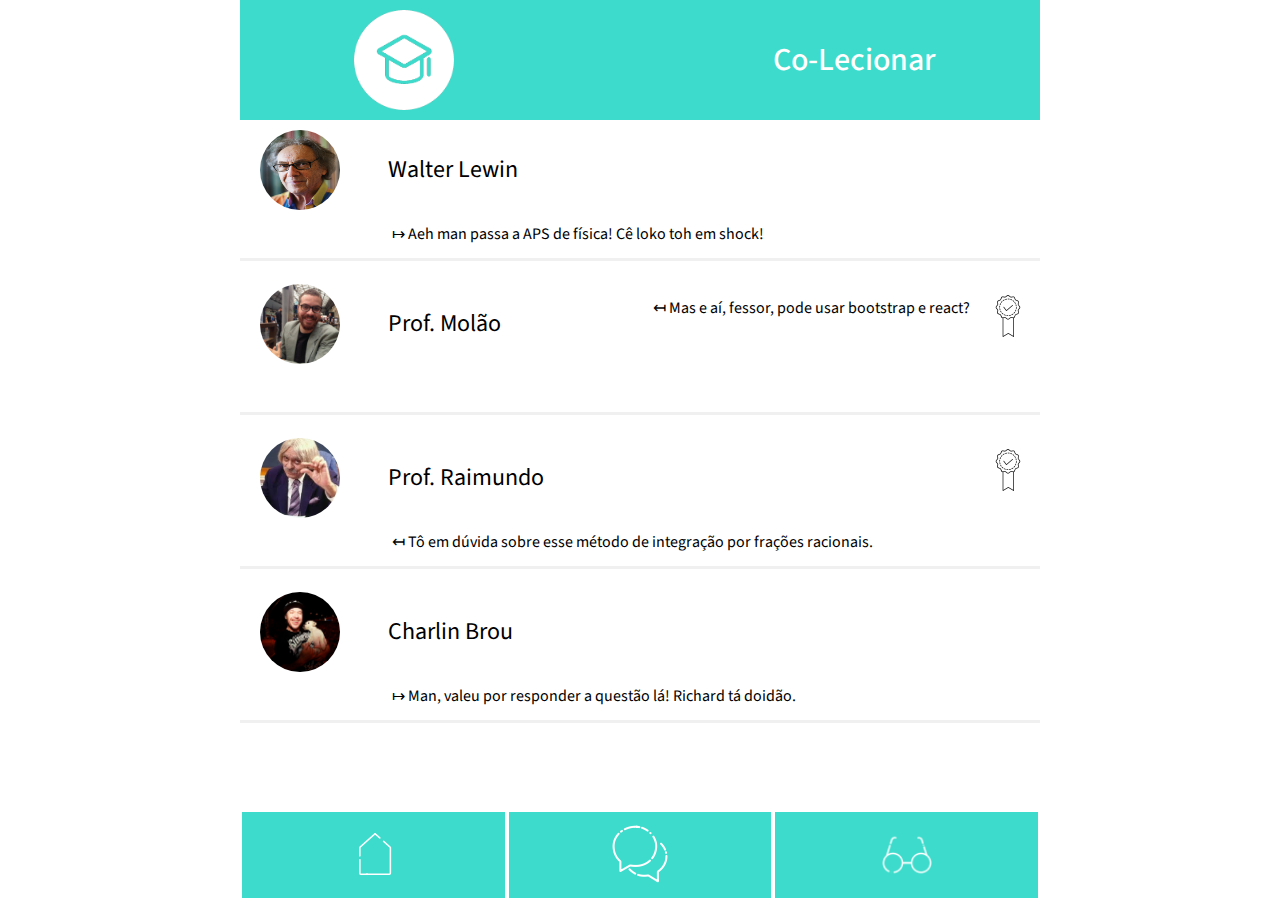
<file: chat.html>
<!DOCTYPE html>
<html lang="pt-br">
    <head>
		<title>Co-Lecionar</title>
		<link rel="stylesheet" type="text/css" href="assets/css/reset.css">
		<link rel="stylesheet" type="text/css" href="assets/css/style.css">
        <script src="assets/js/script.js"></script>
        <meta content="width=device-width, initial-scale=1" name="viewport" />
    </head>
    <body>
        <div class="container">
            <header class="navbar">
                <div class="logo">
                    <a href="index.html">
                        <img class="logo-img" src="assets/img/logo.png" alt="logo">
                    </a>
                </div>
                <div class="name">
                    <h1 class="titulo">Co-Lecionar</h1>
                </div>
            </header>

            <div class="conversas">
                <div class="contato">
                    <div class="contato-info">
                        <img class="comentario-img" src="assets/img/walter_lewin.jpg" alt="contato 1">
                        <h2>Walter Lewin</h2>
                    </div>
                    <p class="last-message">&#8614; Aeh man passa a APS de física! Cê loko toh em shock!</p>
                </div>

                <div class="contato">
                    <div class="contato-info">
                        <img class="comentario-img" src="assets/img/molao.jfif" alt="contato 2">
                        <h2>Prof. Molão</h2>
                        <img class="verificado" src="assets/img/verified.png">
                    </div>
                    <p class="last-message">&#8612; Mas e aí, fessor, pode usar bootstrap e react?</p>
                </div>

                <a href="prof-raimundo.html" class="prof-raimundo">
                <div class="contato">
                        <div class="contato-info">
                            <img class="comentario-img" src="assets/img/raimundo.jpeg" alt="contato 3">
                            <h2>Prof. Raimundo</h2>
                            <img class="verificado" src="assets/img/verified.png">
                        </div>
                    <p class="last-message">&#8612; Tô em dúvida sobre esse método de integração por frações racionais.</p>
                </div>
                </a>

                <div class="contato">
                    <div class="contato-info">
                        <img class="comentario-img" src="assets/img/tikpleytikplou.jpg" alt="contato 4">
                        <h2>Charlin Brou</h2>
                    </div>
                    <p class="last-message">&#8614; Man, valeu por responder a questão lá! Richard tá doidão.</p>
                </div>
            </div>

            <div class="end"></div>

            <div class="menu">
                <div class="menu-item">
                    <a href="index.html"><img class="menu-item-img" src="assets/img/home.png" alt="home"></a>
                </div>
                <div class="menu-item">
                    <a href="chat.html"><img class="menu-item-img" src="assets/img/chat.png" alt="chat"></a>
                </div>
                <div class="menu-item">
                    <img class="menu-item-img" src="assets/img/profile.png" alt="profile">
                </div>
            </div>
        </div>
    </body>
</html>
</file>
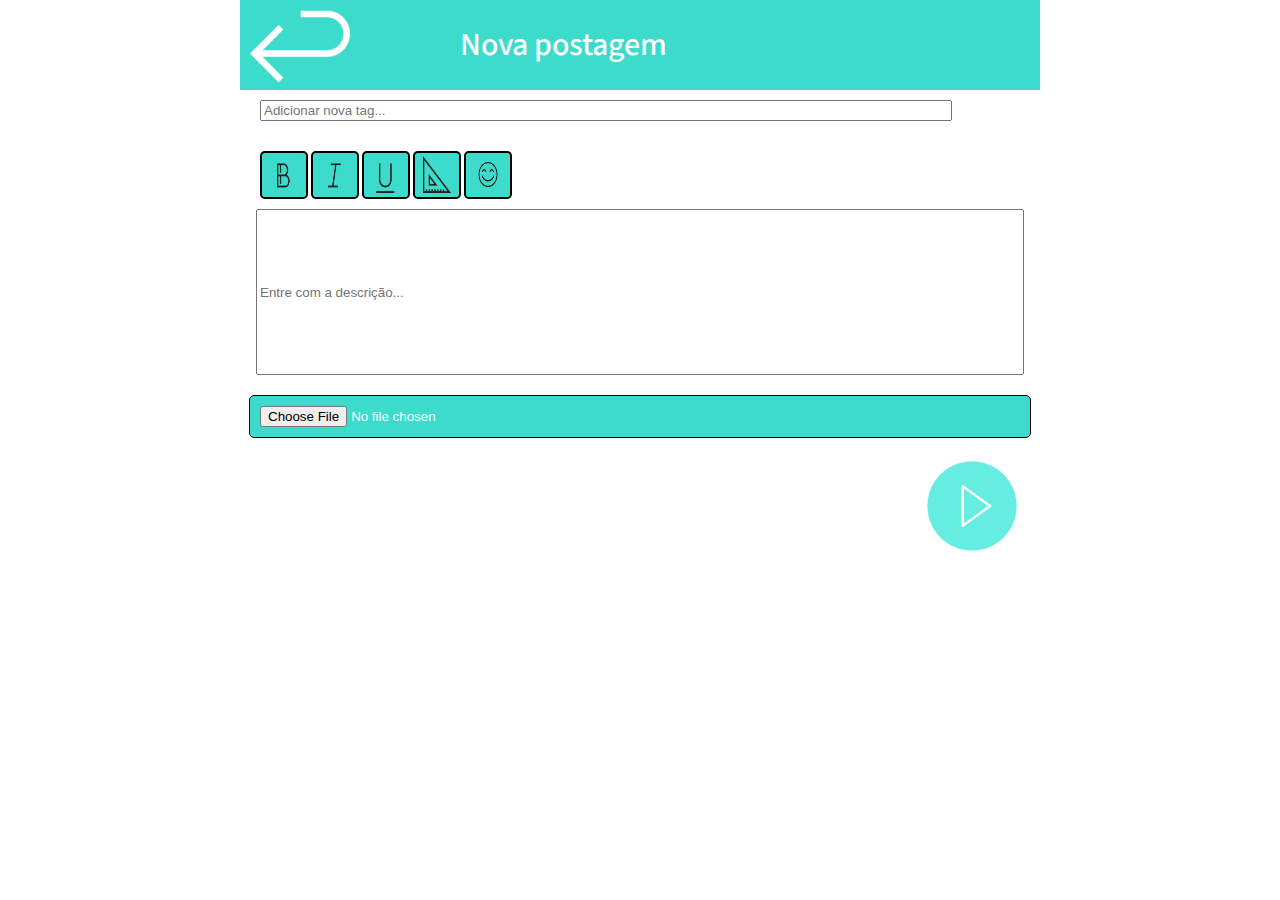
<file: new-post.html>
<!DOCTYPE html>
<html lang="pt-br">
    <head>
		<title>Co-Lecionar</title>
		<link rel="stylesheet" type="text/css" href="assets/css/reset.css">
		<link rel="stylesheet" type="text/css" href="assets/css/style.css">
        <script src="assets/js/script.js"></script>
        <meta content="width=device-width, initial-scale=1" name="viewport" />
    </head>
    <body>
        <div class="container">
            <header class="navbar-return">
                <div class="return">
                    <a href="index.html">
                        <img class="return-img" src="assets/img/return.png" alt="logo">
                    </a>
                </div>
                <div class="name">
                    <h1 class="titulo">Nova postagem</h1>
                </div>
            </header>

            <div class="search">
			    <input type="text" placeholder="Adicionar nova tag..." class="search-bar">
            </div>

            <div class="post-edit">
                <div class="edit-buttons">
                    <button class="button"><img class="button-img" src="assets/img/negrito.png" alt="negrito"></button>
                    <button class="button"><img class="button-img" src="assets/img/italico.png" alt="italico"></button>
                    <button class="button"><img class="button-img" src="assets/img/sublinhado.png" alt="sublinhado"></button>
                    <button class="button"><img class="button-img" src="assets/img/math.png" alt="funcao"></button>
                    <button class="button"><img class="button-img" src="assets/img/emoji.png" alt="emoji"></button>
                </div>

                <div class="text-box">
                    <input class="text" type="text" placeholder="Entre com a descrição...">
                </div>

                <div class="file-box">
                    <input class="file" type="file">
                </div>

                <div class="avancar">
                    <a href="previsualizacao.html">
                        <img class="avancar-img" src="assets/img/avance.png">
                    </a>
                </div>

            </div>
        </div>
    </body>
</html>
</file>
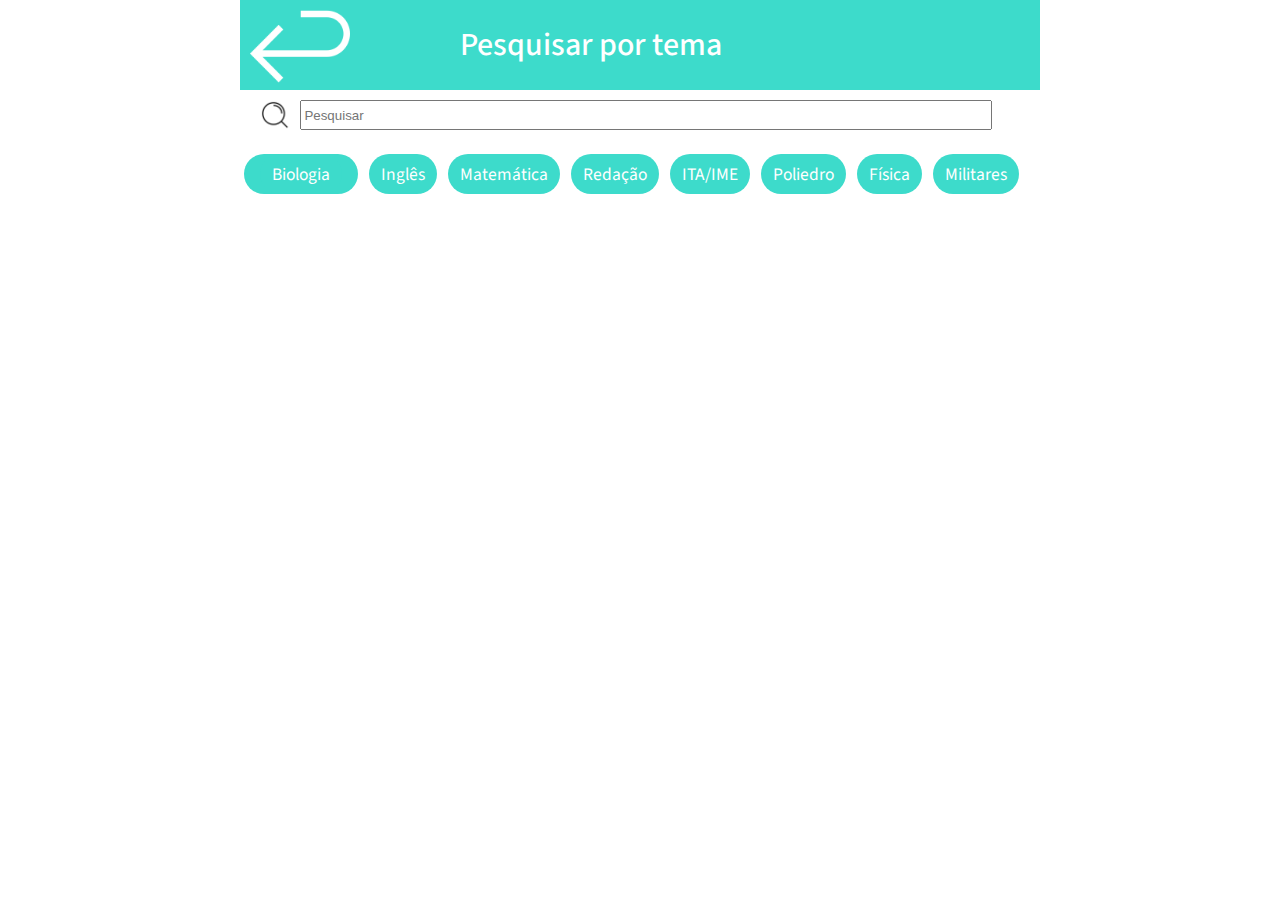
<file: search.html>
<!DOCTYPE html>
<html lang="pt-br">
    <head>
		<title>Co-Lecionar</title>
		<link rel="stylesheet" type="text/css" href="assets/css/reset.css">
		<link rel="stylesheet" type="text/css" href="assets/css/style.css">
        <script src="assets/js/script.js"></script>
        <meta content="width=device-width, initial-scale=1" name="viewport" />
    </head>
    <body>
        <div class="container">
            <header class="navbar-return">
                <div class="return">
                    <a href="index.html">
                        <img class="return-img" src="assets/img/return.png" alt="logo">
                    </a>
                </div>
                <div class="name">
                    <h1 class="titulo">Pesquisar por tema</h1>
                </div>
            </header>

            <div class="search">
                <img class="search-img" src="assets/img/search.png" alt="seach">
                <input type="text" placeholder="Pesquisar" class="search-bar">
            </div>

            <div class="tags">
                <div class="tag"><a href="biologia.html" class="tag">Biologia</a></div>
                <div class="tag">Inglês</div>
                <div class="tag">Matemática</div>
                <div class="tag">Redação</div>
                <div class="tag">ITA/IME</div>
                <div class="tag">Poliedro</div>
                <div class="tag">Física</div>
                <div class="tag">Militares</div>
            </div>
        </div>
    </body>
</html>
</file>
<file: assets/css/style.css>
@import url('https://fonts.googleapis.com/css2?family=Source+Sans+Pro&display=swap');

html {
    background-image: url(https://i.ytimg.com/vi/MU3qrgR2Kkc/maxresdefault.jpg);
    font-family: 'Source Sans Pro', sans-serif;
}

body {
    width: 800px;
    background: white;
    margin: 0 auto;
}

.container {
    min-height: 100vh;
}

/* navbar */

.navbar {
    position: relative;
    justify-content: space-around;
    display: flex;
    height: 120px;
    background-color: #3DDBCB;
}

.logo {
    padding: 10px;
    height: auto;
    width: 25%;
}

.logo-img {
    width: 50%;
    filter: invert();
}

.name {
    margin: auto 0px;
    display: flex;
    text-align: center;
}

.titulo {
    color: white;
    font-weight: 500;
    font-size: 2rem;
    text-align: center;
}

.titulo-pre {
    color: white;
    font-weight: 500;
    font-size: 2rem;
    text-align: center;
}

.add-button {
    padding: 10px;
    height: auto;
    width: 25%;
    display: none;
}

.add-mobile {
    width: 50%;
    filter: invert();
}

/* pesquisa */

.search {
    position: relative;
    width: 95%;
    margin: 10px auto;
    display: flex;
}

.to-search{
    margin: 0 auto;
    width: 100%;
    display: flex;
}

.search-img {
    width: 4%;
    margin-right: 10px;
}

.search-bar {
    width: 90%;
}

/* postagem */

.postagem {
    margin: 30px auto 0;
    width: 100%;
}

.user {
    position: relative;
    width: 95%;
    height: 5rem;
    margin: 0px auto;
}

.user-img {
    float: left;
    width: 5rem;
    height: 5rem;
	border-radius: 50%;
}

h2 {
    float: left;
	padding-left: 3rem;
    font-size: 1.5rem;
    font-weight: 400;
    text-align: center;
    line-height: 5rem;
}

.verificado {
    float: right;
}

.postagem-content {
    height: 30rem;
    width: 95%;
    margin: 15px auto 20px;
    background-color: #f0f0f0;
}

.postagem-img {
    height: 30rem;
    margin: 0px auto;
    display: flex;
}

.postagem-media {
    height: 30rem;
    width: 100%;
    margin: 0px auto;
    display: flex;
}

.postagem-icons {
    position: relative;
    width: 95%;
    margin: 0px auto 10px;
    justify-content: space-around;
    display: flex;
}

.icon {
    float: left;
    width: 2.5rem;
    height: 2.5rem;
}

.postagem-text {
    display: flex;
    height: 80px;
    width: 95%;
    margin: 0 auto;
    padding-left: 10px;
}

p {
    font-size: 1rem;
    font-weight: 400;
    text-align: left;
    line-height: 2rem;
}

/* menu */

.menu {
    width: 800px;
    position: fixed;
    justify-content: space-around;
    display: flex;
    height: 90px;
    background-color: #3DDBCB;
    bottom: 0;
}

.end {
    position: relative;
    justify-content: space-around;
    display: flex;
    height: 90px;
    background-color: white;
    bottom: 0;
}

.menu-item {
    border-style: solid;
    border-width: 2px;
    border-color: white;
    width: 33.3%;
    justify-content: space-around;
    display: flex;
}

.menu-item-img {
    padding: 10px;
    height: auto;
    filter: invert();
}

/* loading */

.mainDiv{
    margin: 10px auto 10px;
	width: 100%;
	max-width: 250px;
	height: 60px;
	background: #3DDBCB;
	border-radius: 20px;
}

.innerDiv{
	text-align: center;
}

h4 {
	text-transform: uppercase;
	color: #fff;
	font-family: sans-serif;
}

.bar{
	width: 100%;
	max-width: 200px;
	height: 20px;
	padding: 4px;
	border: 2px solid #fff;
	border-radius: 20px;
	transform: translateX(8%);
	overflow: hidden;
}

.mainBar{
	width: 100%;
	max-width: 0;
	height: 20px;
	background: #fff;
	border-radius: 10px;
	animation: animate 5s infinite;
}

@keyframes animate{
	0%{
		max-width: 0%;
	}

	20%{
		max-width: 20%;
	}

	90%{
		max-width: 50%;
	}

	93%{
		max-width: 80%;
	}

	100%{
		max-width: 100%;
	}
}

/* new post */

.new-post {
    width: 800px;
    position: fixed;
    bottom: 100px;
    align-items: flex-end;
    justify-content: flex-end;
}

.add-img {
    float: right;
    margin-right: 20px;
    width: 96px;
    filter: brightness(1.3)
}

.add-img:hover {
    filter: brightness(1.2);
}

/* return */

.navbar-return {
    position: relative;
    display: flex;
    height: 90px;
    background-color: #3DDBCB;
}

.return {
    padding: 10px;
    height: auto;
    width: 25%;
    float: left;
}

.return-img {
    width: 50%;
    filter: invert();
    float: left;
}

/* editar */

.post-edit {
    margin: 30px auto 0;
    width: 100%;
}

.edit-buttons {
    position: relative;
    width: 95%;
    margin: 0px auto 10px;
    justify-content: space-around;
}

.button {
    width: 3rem;
    height: 3rem;
    border-radius: 10%;
    background-color: #3DDBCB;
    display: inline-block;
    border: black;
    border-style: solid;
    border-width: 2px;
    cursor: pointer;
}

.button:hover {
    background-color: #46F9B4;
}

.button-img {
    width: 90%;
    height: 90%;
    padding: 5%;
}

.text-box {
    display: flex;
}

.text {
    height: 10rem;
    width: 95%;
    margin: 0px auto 20px;
}

.file-box {
    display: flex;
}

.file {
    width: 95%;
    margin: 0px auto 20px;
    padding: 10px;
    color: white;
    background-color: #3DDBCB;
    border: 1px solid #000;
    border-radius: 5px;
    cursor: pointer;
}

.file:hover {
    background-color: #46F9B4;
}

.avancar {
    display: flex;
    width: 800px;
    align-items: flex-end;
    justify-content: flex-end;
}

.avancar-img {
    float: right;
    margin-right: 20px;
    width: 96px;
    filter: brightness(1.3)
}

.avancar-img:hover {
    filter: brightness(1.2);
}

/* tags */

.tags {
    margin: 20px auto;
}

.tag {
    padding: 0 12px;
    border-radius: 100px;
    display: inline-flex;
    margin: 4px;
    align-items: center;
    height: 40px;
    font-size: 17.5px;
    cursor: pointer;
    background-color: #3DDBCB;
    color: white;
    text-decoration: none;
}

/* comentario */

.comment-bar {
    display: flex;
    width: 95%;
    margin: 20px auto;
    justify-content: space-around;
}

.comentar {
    width: 95%;
}

.comentario-box {
    display: inline-block;
    width: 95%;
    margin: 20px auto;
}

.comentario-img {
    float: left;
    width: 5rem;
    height: 5rem;
    border-radius: 50%;
    margin-left: 20px;
}

.comentario {
    float: left;
	padding-left: 3rem;
    font-size: 1rem;
    font-weight: 400;
    text-align: justify;
    line-height: 5rem;
}

/* contatos */

.contato {
    display: inline-block;
    width: 100%;
    margin: 10px auto;
    flex-direction: column;
    border-bottom: #f0f0f0;
    border-style: solid;
    height: 8rem;
}

.last-message {
    float: left;
	padding-left: 9.5rem;
    font-size: 1rem;
    font-weight: 400;
    text-align: justify;
    line-height: 3rem;
}

.prof-raimundo {
    text-decoration: none;
    color: black;
}

/* prof raimundo */

.prof-name {
    margin: auto 20px;
    color: white;
    font-weight: 500;
    font-size: 2rem;
    text-align: center;
}

.chat-box {
    width: 800px;
    position: fixed;
    display: flex;
    bottom: 0;
}

.conversar {
    width: 95%;
}

.chat-box-back {
    display: flex;
    background-color: white;
}

/* messages */

.messages {
	font-size: 20px;
    max-width: 900px;
    margin: 50px auto;
    display: flex;
    flex-direction: column;
}

h3 {
    margin-left: 10px;
    margin-right: 10px;
    max-width: 450px;
    word-wrap: break-word;
    margin-bottom: 12px;
    line-height: 24px;
    position:relative;
    padding:10px 20px;
    border-radius:25px;
    text-transform: none;
}

.from-me {
	color:white; 
	background:#467DF9;
    align-self: flex-end;
    max-height: 500px;
    width: 50%;
}

.from-them {
	background:#3D97DB;
    color:white;
    width: 50%;
}

.duvida {
    width: 100%;
    height: 100%;
    border-radius: 25px;
}

/* compartilhar mensagem */

.share {
    color:white; 
    align-self: flex-end;
}

/* mobile css */

@media only screen and (max-width: 800px) {
    body {
      width: 100vw;
    }

    .navbar {
        height: 70px;
        justify-content: space-between;
    }
    
    .titulo {
        display: none;
    }

    .search-img {
        width: 8%;
    }

    .user-img {
        width: 3rem;
        height: 3rem;
    }

    h2 {
        font-size: 1.5rem;
        line-height: 3rem;
        font-weight: 450;
    }

    .menu {
        width: 100%;
    }

    .new-post {
        display: none;
    }

    .add-button {
        display: flex;
        width: 20%;
    }

    .add-mobile {
        width: 74%;
        float: right;
    }

    .navbar-return {
        height: 50px;
    }

    .comentario {
        font-size: 1rem;
        line-height: 2rem;
    }

    .comentario-img {
        width: 3rem;
        height: 3rem;
    }

    .verificado {
        width: 3rem;
        height: 3rem;
    }

    .postagem-content{
        width: 100%;
    }

    .postagem-img {
        width: 100%;
    }

    .avancar {
        width: 100vw;
    }

    .titulo-pre {
        font-size: 1rem;
    }

    .last-message {
        line-height: 1.5rem;
        font-size: 0.8rem;
        padding-left: 6rem;
    }

    .prof-name {
        font-size: 1rem;
    }

    .share-img {
        width: 50%;
    }

    .user {
        height: 3rem;
    }
  }
</file>
